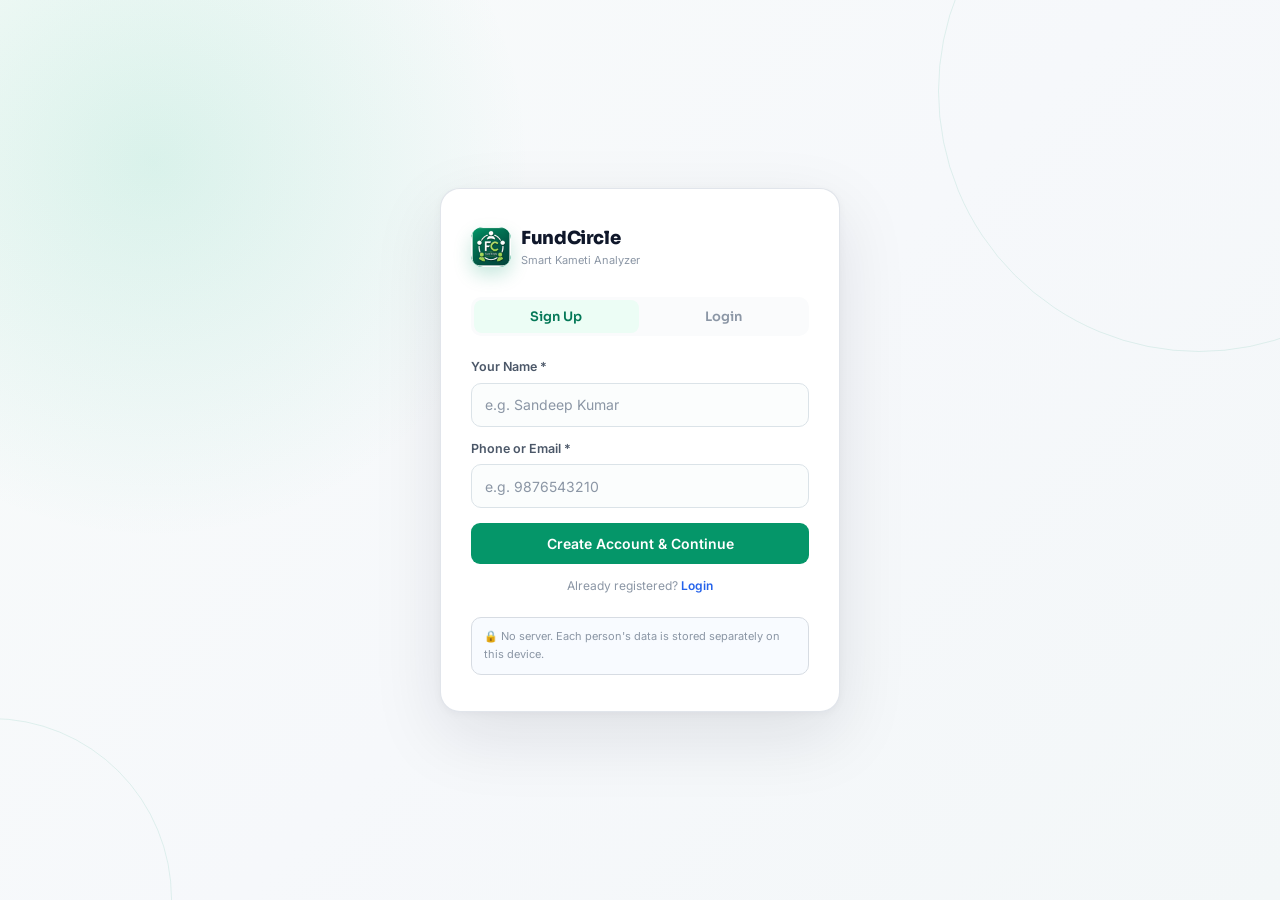
<file: index.html>
<!DOCTYPE html>
<html lang="en">
<head>
<meta charset="UTF-8">
<meta name="viewport" content="width=device-width, initial-scale=1.0">
<title>FundCircle — Smart Kameti &amp; Chit Fund Analyzer</title>
<link rel="stylesheet" href="styles.css">
</head>
<body>
<div id="root"></div>

<script src="script.js"></script>
</body>
</html>
</file>
<file: styles.css>
/* ═══════════════════════════════════════════
   FUNDCIRCLE — Premium Indian Fintech UI
   Design system: restrained color, clear hierarchy,
   subtle shadows, financial-app trust & clarity.
═══════════════════════════════════════════ */

@import url('https://fonts.googleapis.com/css2?family=Sora:wght@500;600;700;800&family=Inter:wght@400;500;600;700&family=JetBrains+Mono:wght@500;600&display=swap');

:root{
  /* Brand — emerald stays the single primary identity */
  --green:#059669;--green-dark:#047857;--green-light:#ecfdf5;--green-border:#a7f3d0;
  /* Semantic — used sparingly, only when meaningful */
  --amber:#b45309;--amber-light:#fffbeb;--amber-border:#fde68a;
  --red:#dc2626;--red-light:#fef2f2;--red-border:#fecaca;
  --blue:#2563eb;--blue-light:#eff6ff;--blue-border:#bfdbfe;
  /* Neutral system — does the heavy lifting */
  --bg:#f6f7f9;--card:#ffffff;--card2:#fafbfc;
  --navy:#0f172a;--navy2:#1a2540;
  --t1:#0f172a;--t2:#4b5768;--t3:#8b96a5;--t4:#c7cdd6;
  --border:#e6e9ee;--border2:#d7dce3;
  /* Restrained elevation */
  --shadow-xs:0 1px 2px rgba(15,23,42,.04);
  --shadow-sm:0 1px 3px rgba(15,23,42,.06);
  --shadow-md:0 4px 10px rgba(15,23,42,.08);
  --shadow-lg:0 10px 24px rgba(15,23,42,.10);
  /* Radius scale — task 4 */
  --r-btn:9px;--r-card:13px;--r-section:16px;--r-pill:20px;
}
*{box-sizing:border-box;margin:0;padding:0}
html{scroll-behavior:smooth}
body{font-family:'Inter',system-ui,-apple-system,sans-serif;background:var(--bg);color:var(--t1);min-height:100vh;overflow-x:hidden;-webkit-font-smoothing:antialiased;line-height:1.5;font-size:14px}
h1,h2,h3,h4,h5{font-family:'Sora','Inter',sans-serif;letter-spacing:-.02em;line-height:1.2}
button,input,select{font-family:inherit}
:focus-visible{outline:2px solid var(--blue);outline-offset:2px;border-radius:4px}
::-webkit-scrollbar{width:6px;height:6px}
::-webkit-scrollbar-track{background:transparent}
::-webkit-scrollbar-thumb{background:var(--border2);border-radius:6px}

/* ── App shell ── */
#root,#app{display:flex;min-height:100vh}
.main-area{flex:1;display:flex;flex-direction:column;min-width:0}
.content-area{flex:1;padding:24px 28px 40px;overflow-y:auto;background:var(--bg);max-width:1240px;width:100%;margin:0 auto}
@media(max-width:600px){.content-area{padding:16px 16px 90px}}

/* ── Topbar ── */
.topbar{
  padding:0 24px;height:58px;background:#fff;
  border-bottom:1px solid var(--border);
  display:flex;align-items:center;justify-content:space-between;
  position:sticky;top:0;z-index:50;flex-shrink:0;
}
.topbar-title{font-family:'Sora',sans-serif;font-weight:700;font-size:15px;color:var(--t1)}

/* ── Sidebar — grouped hierarchy (Task 5) ── */
.sidebar{
  width:252px;flex-shrink:0;background:var(--navy);
  display:flex;flex-direction:column;
  position:sticky;top:0;height:100vh;overflow-y:auto;
}
.logo-wrap{padding:20px 18px 18px;display:flex;align-items:center;gap:10px;border-bottom:1px solid rgba(255,255,255,.07)}
.logo-mark{width:34px;height:34px;border-radius:9px;background:var(--green);display:flex;align-items:center;justify-content:center;font-family:'Sora';font-weight:800;font-size:14px;color:#fff;flex-shrink:0;overflow:hidden}
.logo-mark-img{width:100%;height:100%;object-fit:cover;border-radius:inherit;display:block}
.sidebar-brand-name{font-family:'Sora';font-weight:700;font-size:15px;color:#fff;letter-spacing:-.01em}
.sidebar-brand-sub{font-size:10.5px;color:rgba(255,255,255,.38);margin-top:1px}

.nav-section{padding:16px 10px 6px}
.nav-label{font-size:9.5px;font-weight:700;letter-spacing:.1em;text-transform:uppercase;color:rgba(255,255,255,.28);padding:0 12px;margin-bottom:6px;font-family:'Sora'}
.nav-item{
  display:flex;align-items:center;gap:9px;
  padding:9px 12px;border-radius:9px;cursor:pointer;
  transition:background .12s,color .12s;
  color:rgba(255,255,255,.55);font-size:13.5px;font-weight:500;margin:1px 0;
}
.nav-item:hover{background:rgba(255,255,255,.06);color:#fff}
.nav-item.active{background:rgba(5,150,105,.22);color:#6ee7b7;font-weight:600}

/* Kameti list in sidebar — with progress dot */
.kameti-list{padding:0 10px}
.kameti-nav-item{
  display:flex;align-items:center;justify-content:space-between;gap:8px;
  padding:8px 12px;border-radius:8px;cursor:pointer;
  transition:background .12s;margin-bottom:2px;
}
.kameti-nav-item:hover{background:rgba(255,255,255,.06)}
.kameti-nav-item.active-k{background:rgba(255,255,255,.09)}
.kameti-nav-name{font-size:12.5px;font-weight:600;color:rgba(255,255,255,.8);overflow:hidden;text-overflow:ellipsis;white-space:nowrap}
.kameti-nav-item.active-k .kameti-nav-name{color:#fff}
.kameti-nav-meta{display:flex;align-items:center;gap:5px;flex-shrink:0}
.kameti-nav-progress{font-size:10px;color:rgba(255,255,255,.38);font-family:'JetBrains Mono',monospace}
.kameti-status-dot{width:6px;height:6px;border-radius:50%;flex-shrink:0}
.dot-active{background:#22c55e}
.dot-complete{background:#3b82f6}
.dot-attention{background:#f59e0b}

/* ── Cards (Task 4 — refined, not everything floats) ── */
.card{background:var(--card);border:1px solid var(--border);border-radius:var(--r-card);box-shadow:var(--shadow-xs)}
.section-card{background:var(--card);border:1px solid var(--border);border-radius:var(--r-section);box-shadow:var(--shadow-sm)}
.metric-card{background:var(--card);border:1px solid var(--border);border-radius:var(--r-card);padding:18px;transition:box-shadow .15s,border-color .15s}
.metric-card:hover{border-color:var(--border2);box-shadow:var(--shadow-sm)}
.metric-primary{background:var(--card);border:1px solid var(--border);border-radius:var(--r-section);padding:22px 24px;box-shadow:var(--shadow-sm)}
.metric-primary-value{font-family:'Sora';font-weight:800;font-size:30px;letter-spacing:-.03em;color:var(--t1);line-height:1.05}
.metric-primary-label{font-size:12px;color:var(--t2);margin-top:6px;font-weight:500}
.glass{background:var(--card);border:1px solid var(--border);border-radius:var(--r-section);transition:box-shadow .15s,border-color .15s;box-shadow:var(--shadow-xs)}
.glass:hover{box-shadow:var(--shadow-md);border-color:var(--border2)}

/* ── Buttons — 3-tier hierarchy only (Task 19) ── */
.btn{display:inline-flex;align-items:center;justify-content:center;gap:6px;border:none;border-radius:var(--r-btn);cursor:pointer;font-weight:600;font-size:13px;transition:all .13s;padding:9px 16px;white-space:nowrap;min-height:38px}
.btn:disabled{opacity:.45;cursor:not-allowed}
.btn-green{background:var(--green);color:#fff}
.btn-green:hover:not(:disabled){background:var(--green-dark)}
.btn-ghost{background:#fff;color:var(--t2);border:1px solid var(--border2)}
.btn-ghost:hover{background:var(--card2);color:var(--t1);border-color:var(--t4)}
.btn-blue{background:var(--blue-light);color:var(--blue);border:1px solid var(--blue-border)}
.btn-blue:hover:not(:disabled){background:#dbeafe}
.btn-danger{background:#fff;color:var(--red);border:1px solid var(--red-border);padding:6px 12px;font-size:12px;min-height:32px;border-radius:8px}
.btn-danger:hover{background:var(--red-light)}
.btn-amber{background:var(--amber-light);color:var(--amber);border:1px solid var(--amber-border)}
.btn-amber:hover:not(:disabled){background:#fef3c7}
.btn-sm{padding:6px 12px;font-size:12px;min-height:32px;border-radius:8px}

/* ── Inputs (Task 18) ── */
.fc-input{background:#fff;border:1px solid var(--border2);border-radius:9px;color:var(--t1);padding:10px 13px;font-size:14px;outline:none;transition:border-color .13s,box-shadow .13s;width:100%;min-height:40px}
.fc-input:focus{border-color:var(--green);box-shadow:0 0 0 3px rgba(5,150,105,.1)}
.fc-input::placeholder{color:var(--t3)}
select.fc-input{appearance:none;background-image:url("data:image/svg+xml,%3Csvg xmlns='http://www.w3.org/2000/svg' fill='none' stroke='%238b96a5' stroke-width='2' viewBox='0 0 24 24'%3E%3Cpath d='M6 9l6 6 6-6'/%3E%3C/svg%3E");background-repeat:no-repeat;background-position:right 12px center;background-size:15px;padding-right:34px}
select.fc-input option{background:#fff;color:var(--t1)}
label.fc-label{display:block;font-size:12.5px;font-weight:600;color:var(--t2);margin-bottom:6px;letter-spacing:0;text-transform:none}

/* ── Badges / status pills ── */
.badge{display:inline-flex;align-items:center;gap:4px;padding:3px 9px;border-radius:var(--r-pill);font-size:10.5px;font-weight:700;font-family:'Sora'}
.bg-g{background:var(--green-light);color:#065f46;border:1px solid var(--green-border)}
.bg-b{background:var(--blue-light);color:#1d4ed8;border:1px solid var(--blue-border)}
.bg-p{background:#f5f3ff;color:#6d28d9;border:1px solid #ddd6fe}
.bg-y{background:var(--amber-light);color:#92400e;border:1px solid var(--amber-border)}
.bg-r{background:var(--red-light);color:#991b1b;border:1px solid var(--red-border)}
.badge-neutral{background:var(--card2);color:var(--t3);border:1px solid var(--border2)}
.badge-type{background:var(--card2);color:var(--t2);border:1px solid var(--border2);font-weight:600}

/* ── Table (Task 12) ── */
.fc-table{width:100%;border-collapse:collapse}
.fc-table th{position:sticky;top:0;text-align:left;padding:10px 14px;font-size:10.5px;font-weight:700;letter-spacing:.05em;text-transform:uppercase;color:var(--t3);background:var(--card2);border-bottom:1px solid var(--border);white-space:nowrap;z-index:1}
.fc-table th.num,.fc-table td.num{text-align:right}
.fc-table td{padding:11px 14px;font-size:13.5px;border-bottom:1px solid var(--border);vertical-align:middle;color:var(--t1)}
.fc-table tbody tr:last-child td{border-bottom:none}
.fc-table tbody tr:hover td{background:var(--card2)}
.fc-table .mono{font-family:'JetBrains Mono',monospace;font-size:12.5px;font-variant-numeric:tabular-nums}
.table-wrap{overflow-x:auto;-webkit-overflow-scrolling:touch}

/* ── Modal ── */
.modal-overlay{position:fixed;inset:0;z-index:300;background:rgba(15,23,42,.5);backdrop-filter:blur(4px);overflow-y:auto;padding:20px 14px}
.modal-box{background:#fff;border:1px solid var(--border);border-radius:var(--r-section);padding:24px;width:100%;max-width:520px;margin:0 auto;box-shadow:var(--shadow-lg)}
@media(max-width:600px){.modal-overlay{padding:0}.modal-box{max-width:100%;min-height:100vh;border-radius:0;padding:20px 16px}}

/* ── Grids ── */
.g1{display:grid;gap:14px}
.g2{display:grid;gap:14px;grid-template-columns:1fr 1fr}
.g3{display:grid;gap:14px;grid-template-columns:repeat(3,1fr)}
.g4{display:grid;gap:14px;grid-template-columns:repeat(4,1fr)}
@media(max-width:1024px){.g4{grid-template-columns:1fr 1fr}}
@media(max-width:900px){.g3{grid-template-columns:1fr 1fr}}
@media(max-width:600px){.g4,.g3,.g2{grid-template-columns:1fr}.sidebar{display:none}.mobile-show{display:flex!important}}
@media(min-width:601px){.mobile-show{display:none!important}}

/* ── Helpers ── */
.mono{font-family:'JetBrains Mono',monospace;font-variant-numeric:tabular-nums}
.pos{color:var(--green)}
.neg{color:var(--red)}
.neu{color:var(--blue)}
.dim{color:var(--t3)}
.pill-tabs{display:flex;gap:3px;background:var(--card2);border:1px solid var(--border);border-radius:10px;padding:3px;width:fit-content}
.pill-tab{padding:7px 14px;border-radius:7px;cursor:pointer;font-size:12.5px;font-weight:500;transition:all .13s;color:var(--t2);white-space:nowrap}
.pill-tab.active{background:#fff;color:var(--t1);font-weight:600;box-shadow:var(--shadow-xs)}
.pill-tab:hover:not(.active){color:var(--t1)}

/* ── Dashboard header (Task 6) ── */
.dash-header{display:flex;align-items:flex-start;justify-content:space-between;gap:16px;margin-bottom:22px;flex-wrap:wrap}
.dash-greeting{font-family:'Sora';font-weight:800;font-size:23px;color:var(--t1);letter-spacing:-.02em}
.dash-subgreeting{font-size:13px;color:var(--t2);margin-top:4px}
.section-bar{display:flex;align-items:center;gap:8px;margin:28px 0 14px}
.section-bar:first-child{margin-top:0}
.section-bar h2,.section-bar h3{font-size:15px;font-weight:700;color:var(--t1)}
.section-bar::before{content:'';width:3px;height:16px;border-radius:2px;background:var(--green)}

/* ── Kameti card (Task 7) ── */
.kameti-card{background:#fff;border:1px solid var(--border);border-radius:var(--r-section);padding:18px;transition:box-shadow .15s,border-color .15s;cursor:pointer}
.kameti-card:hover{box-shadow:var(--shadow-md);border-color:var(--border2)}
.kameti-card-name{font-family:'Sora';font-weight:700;font-size:15px;color:var(--t1)}
.kameti-card-meta{font-size:11.5px;color:var(--t3);margin-top:2px}

/* Progress bar (Task 8) */
.progress-track{background:var(--border);border-radius:5px;height:6px;overflow:hidden}
.progress-fill{height:100%;background:var(--green);border-radius:5px;transition:width .5s ease}
.progress-fill.attention{background:var(--amber)}
.progress-label-row{display:flex;justify-content:space-between;align-items:baseline;margin-bottom:6px;font-size:11px}

/* ── Health indicator (Task 10) ── */
.health-pill{display:inline-flex;align-items:center;gap:6px;padding:4px 10px;border-radius:var(--r-pill);font-size:11px;font-weight:600}
.health-healthy{background:var(--green-light);color:#065f46;border:1px solid var(--green-border)}
.health-attention{background:var(--amber-light);color:#92400e;border:1px solid var(--amber-border)}
.health-incomplete{background:var(--red-light);color:#991b1b;border:1px solid var(--red-border)}

/* ── Auth ── */
.auth-wrap{min-height:100vh;display:flex;align-items:center;justify-content:center;padding:20px;background:var(--bg)}
.auth-box{background:#fff;border:1px solid var(--border);border-radius:var(--r-section);padding:36px 32px;width:100%;max-width:400px;box-shadow:var(--shadow-md)}
.type-toggle{display:flex;background:var(--card2);border:1px solid var(--border);border-radius:10px;padding:3px;gap:3px}
.type-btn{flex:1;padding:8px;border-radius:8px;border:none;cursor:pointer;font-weight:600;font-size:13px;transition:all .13s;background:transparent;color:var(--t2)}
.type-btn.active{background:#fff;color:var(--t1);box-shadow:var(--shadow-xs)}

/* ── Empty states (Task 16) ── */
.empty-state{text-align:center;padding:52px 24px;background:#fff;border:1px dashed var(--border2);border-radius:var(--r-section)}

/* ── My Result hero (kept, restrained) ── */
.my-result-wrap{margin-top:24px}
.my-result-card{background:#fff;border:1px solid var(--border);border-radius:var(--r-section);padding:24px;margin-bottom:14px;box-shadow:var(--shadow-sm)}
.my-result-profit{border-left:3px solid var(--green)}
.my-result-loss{border-left:3px solid var(--red)}
.my-result-status-label{font-family:'Sora';font-weight:800;font-size:20px;letter-spacing:-.02em}
.my-result-metric{background:var(--card2);border:1px solid var(--border);border-radius:10px;padding:13px 15px}
.my-result-metric-label{font-size:10.5px;font-weight:700;text-transform:uppercase;letter-spacing:.05em;color:var(--t3);margin-bottom:4px}
.my-result-metric-value{font-family:'Sora';font-weight:800;font-size:18px;letter-spacing:-.02em}
.my-result-metric-hint{font-size:11px;color:var(--t3);margin-top:3px}
.my-result-metric:last-child{border-width:1px}
.my-result-profit .my-result-metric:last-child{border-color:var(--green-border);background:var(--green-light)}
.my-result-loss .my-result-metric:last-child{border-color:var(--red-border);background:var(--red-light)}
.my-result-profit .my-result-metric:last-child .my-result-metric-value{font-size:20px;color:var(--green)}
.my-result-loss .my-result-metric:last-child .my-result-metric-value{font-size:20px;color:var(--red)}
.my-result-return{display:flex;align-items:center;gap:10px;padding:12px 16px;border-radius:10px;border:1px solid var(--border)}
.my-result-return-profit{background:var(--green-light);border-color:var(--green-border)}
.my-result-return-loss{background:var(--red-light);border-color:var(--red-border)}
.my-result-return-pct{font-family:'Sora';font-weight:800;font-size:15px}
.my-result-return-text{font-size:12px;color:var(--t2);margin-top:2px}
.my-result-explanation{border-radius:12px;padding:16px;border:1px solid var(--border);background:var(--card2)}
.my-result-explanation-title{font-family:'Sora';font-weight:700;font-size:13px}

.section-divider{display:flex;align-items:center;gap:10px;margin:24px 0 14px}
.section-divider h3{font-family:'Sora';font-size:13.5px;font-weight:700;color:var(--t1);white-space:nowrap}
.section-divider::after{content:'';flex:1;height:1px;background:var(--border)}

/* Savings hero banner — restrained, one accent only */
.savings-banner{display:flex;align-items:center;gap:18px;background:#fff;border:1px solid var(--border);border-left:3px solid var(--green);border-radius:var(--r-section);padding:20px 22px;margin-bottom:18px;box-shadow:var(--shadow-sm)}
.savings-banner-amount{font-family:'Sora';font-weight:800;font-size:28px;color:var(--t1);letter-spacing:-.03em;line-height:1}
.savings-banner-label{font-size:10.5px;font-weight:700;letter-spacing:.08em;text-transform:uppercase;color:var(--green);margin-bottom:5px}
.savings-banner-sub{font-size:12px;color:var(--t2);margin-top:4px}

/* ── Mobile bottom nav ── */
.mobile-nav-bar{position:fixed;bottom:0;left:0;right:0;background:#fff;border-top:1px solid var(--border);display:flex;z-index:100;padding-bottom:env(safe-area-inset-bottom);box-shadow:0 -2px 8px rgba(15,23,42,.06)}
.mobile-nav-btn{flex:1;display:flex;flex-direction:column;align-items:center;gap:3px;padding:9px 4px;font-size:9.5px;color:var(--t3);cursor:pointer;min-height:48px;justify-content:center}
.mobile-nav-btn.active{color:var(--green)}

/* Animations — subtle only (Task 20) */
@keyframes fadeUp{from{opacity:0;transform:translateY(6px)}to{opacity:1;transform:translateY(0)}}
@keyframes spin{to{transform:rotate(360deg)}}
.fade-up{animation:fadeUp .2s ease forwards}
.spinner{width:14px;height:14px;border:2px solid rgba(0,0,0,.08);border-top-color:var(--green);border-radius:50%;animation:spin .6s linear infinite;display:inline-block}

/* ── Visual refinement pass ──
   Keep the existing product structure, but give the interface a calmer,
   more intentional fintech feel and fix the auth screen's flex sizing. */
#root > div[style*="radial-gradient"]{
  width:100%;
  min-height:100vh;
  position:relative;
  overflow:hidden;
  background:
    radial-gradient(circle at 12% 18%,rgba(16,185,129,.13),transparent 28%),
    linear-gradient(135deg,#f8fbfa 0%,#f6f8fb 52%,#f3f7f8 100%) !important;
}
#root > div[style*="radial-gradient"]::before,
#root > div[style*="radial-gradient"]::after{
  content:'';
  position:absolute;
  border:1px solid rgba(5,150,105,.10);
  border-radius:50%;
  pointer-events:none;
}
#root > div[style*="radial-gradient"]::before{
  width:520px;height:520px;right:-180px;top:-170px;
}
#root > div[style*="radial-gradient"]::after{
  width:360px;height:360px;left:-190px;bottom:-180px;
}
#root > div[style*="radial-gradient"] > div{
  position:relative;
  z-index:1;
  border-color:rgba(148,163,184,.28) !important;
  border-radius:20px !important;
  box-shadow:0 24px 70px rgba(15,23,42,.10),0 2px 8px rgba(15,23,42,.04);
}
#root > div[style*="radial-gradient"] .logo-mark{
  width:40px;height:40px;border-radius:12px;
  box-shadow:0 8px 18px rgba(5,150,105,.22);
}
#root > div[style*="radial-gradient"] .fc-input{
  min-height:44px;
  border-radius:10px;
  border-color:#dbe3e8;
  background:#fbfdfd;
  transition:border-color .15s,box-shadow .15s,background .15s;
}
#root > div[style*="radial-gradient"] .fc-input:focus{
  background:#fff;
  border-color:var(--green);
  box-shadow:0 0 0 3px rgba(5,150,105,.12);
}
#root > div[style*="radial-gradient"] button[style*="Create Account"],
#root > div[style*="radial-gradient"] button[style*="Login"]{
  min-height:44px;
  border-radius:10px !important;
  box-shadow:0 8px 16px rgba(5,150,105,.16);
}

/* App chrome */
.sidebar{
  background:
    radial-gradient(circle at 15% 0%,rgba(16,185,129,.16),transparent 30%),
    linear-gradient(180deg,#0f1b31 0%,#0b1426 100%);
  border-right:1px solid rgba(255,255,255,.05);
}
div[style*="rgba(3,7,20,.97)"] span{color:#fff !important}
.mobile-drawer{
  align-items:flex-start;
  background:rgba(3,7,20,.62) !important;
  animation:drawerFadeIn .18s ease both;
}
.mobile-drawer-header,
.mobile-drawer-content,
.mobile-drawer-account{
  width:min(86vw,360px);
}
.mobile-drawer-header{
  flex-shrink:0;
  background:#0f1b31;
  border-right:1px solid rgba(255,255,255,.08);
  animation:drawerSlideIn .22s cubic-bezier(.22,.8,.3,1) both;
}
.mobile-drawer-header .btn-ghost{
  color:#fff;
  background:rgba(255,255,255,.08);
  border-color:rgba(255,255,255,.16);
}
.mobile-drawer-brand .logo-mark{box-shadow:0 6px 14px rgba(5,150,105,.28)}
.mobile-brand-copy{display:flex;flex-direction:column;gap:1px}
.mobile-brand-name{font-family:'Sora';font-size:16px;font-weight:800;color:#fff;line-height:1.1}
.mobile-brand-sub{font-size:10px;color:rgba(255,255,255,.46)}
.mobile-drawer-content{
  min-height:0;
  overflow-y:auto;
  background:#0b1426;
  border-right:1px solid rgba(255,255,255,.08);
  animation:drawerSlideIn .22s cubic-bezier(.22,.8,.3,1) both;
}
.mobile-drawer-content .logo-wrap,
.mobile-drawer-content .nav-overview{display:none}
.mobile-drawer-account{
  display:flex;
  align-items:center;
  gap:10px;
  flex-shrink:0;
  padding:14px 16px calc(14px + env(safe-area-inset-bottom));
  background:#0b1426;
  border-top:1px solid rgba(255,255,255,.08);
  border-right:1px solid rgba(255,255,255,.08);
  animation:drawerSlideIn .22s cubic-bezier(.22,.8,.3,1) both;
}
.mobile-account-avatar{
  width:34px;height:34px;flex-shrink:0;border-radius:50%;
  display:grid;place-items:center;
  background:rgba(52,211,153,.18);color:#6ee7b7;
  font-family:'Sora';font-weight:800;font-size:13px;
}
.mobile-account-copy{display:flex;flex-direction:column;gap:1px;min-width:0;flex:1}
.mobile-account-name{color:#fff;font-size:12.5px;font-weight:700;overflow:hidden;text-overflow:ellipsis;white-space:nowrap}
.mobile-account-meta{color:rgba(255,255,255,.42);font-size:10.5px}
.mobile-account-logout{
  min-height:32px;padding:6px 10px;
  color:rgba(255,255,255,.72);
  background:rgba(255,255,255,.06);
  border-color:rgba(255,255,255,.15);
}
@keyframes drawerFadeIn{from{opacity:0}to{opacity:1}}
@keyframes drawerSlideIn{from{transform:translateX(-18px);opacity:.72}to{transform:translateX(0);opacity:1}}
.logo-wrap{padding:22px 18px 20px}
.logo-mark{box-shadow:0 6px 14px rgba(5,150,105,.20)}
.nav-item,.kameti-nav-item{transition:background .16s ease,color .16s ease,transform .16s ease}
.nav-item:hover,.kameti-nav-item:hover{transform:translateX(2px)}
.nav-item.active{
  background:linear-gradient(90deg,rgba(5,150,105,.28),rgba(5,150,105,.12));
  box-shadow:inset 3px 0 0 #34d399;
}
.topbar{
  height:64px;
  background:rgba(255,255,255,.92);
  box-shadow:0 1px 0 rgba(15,23,42,.03);
  backdrop-filter:blur(12px);
}
.content-area{
  padding:30px 34px 54px;
  background:
    radial-gradient(circle at 94% 0%,rgba(16,185,129,.045),transparent 24%),
    var(--bg);
}
.dash-header{margin-bottom:26px}
.dash-greeting{font-size:25px}
.dash-subgreeting{color:#64748b}
.metric-primary{
  padding:24px 26px;
  border-color:#e1e7ec;
  box-shadow:0 8px 24px rgba(15,23,42,.05);
  background:linear-gradient(135deg,#fff 0%,#fbfdfc 100%);
}
.metric-primary:first-child{border-left:3px solid var(--blue)}
.metric-primary:nth-child(2){border-left:3px solid var(--green)}
.metric-card{
  padding:17px 18px;
  border-color:#e3e8ee;
  box-shadow:0 3px 12px rgba(15,23,42,.035);
}
.metric-card:hover,.kameti-card:hover{
  transform:translateY(-2px);
  transition:transform .16s ease,box-shadow .16s ease,border-color .16s ease;
}
.section-bar{margin-top:32px}
.section-bar::before{width:4px;height:18px}
.kameti-card{
  padding:20px;
  border-color:#e1e7ec;
  box-shadow:0 4px 14px rgba(15,23,42,.035);
}
.progress-track{height:7px;background:#e7edf1}
.progress-fill{background:linear-gradient(90deg,#059669,#34d399)}
.empty-state{
  background:linear-gradient(135deg,#fff,#f8fcfa);
  box-shadow:0 8px 24px rgba(15,23,42,.04);
}
@media(max-width:900px){
  .content-area{padding:24px 22px 54px}
}
@media(max-width:600px){
  .content-area{padding:20px 16px 86px}
  .topbar{height:58px;padding:0 16px}
  .dash-greeting{font-size:22px}
  #root > div[style*="radial-gradient"] > div{max-width:calc(100vw - 32px) !important}
}
</file>
